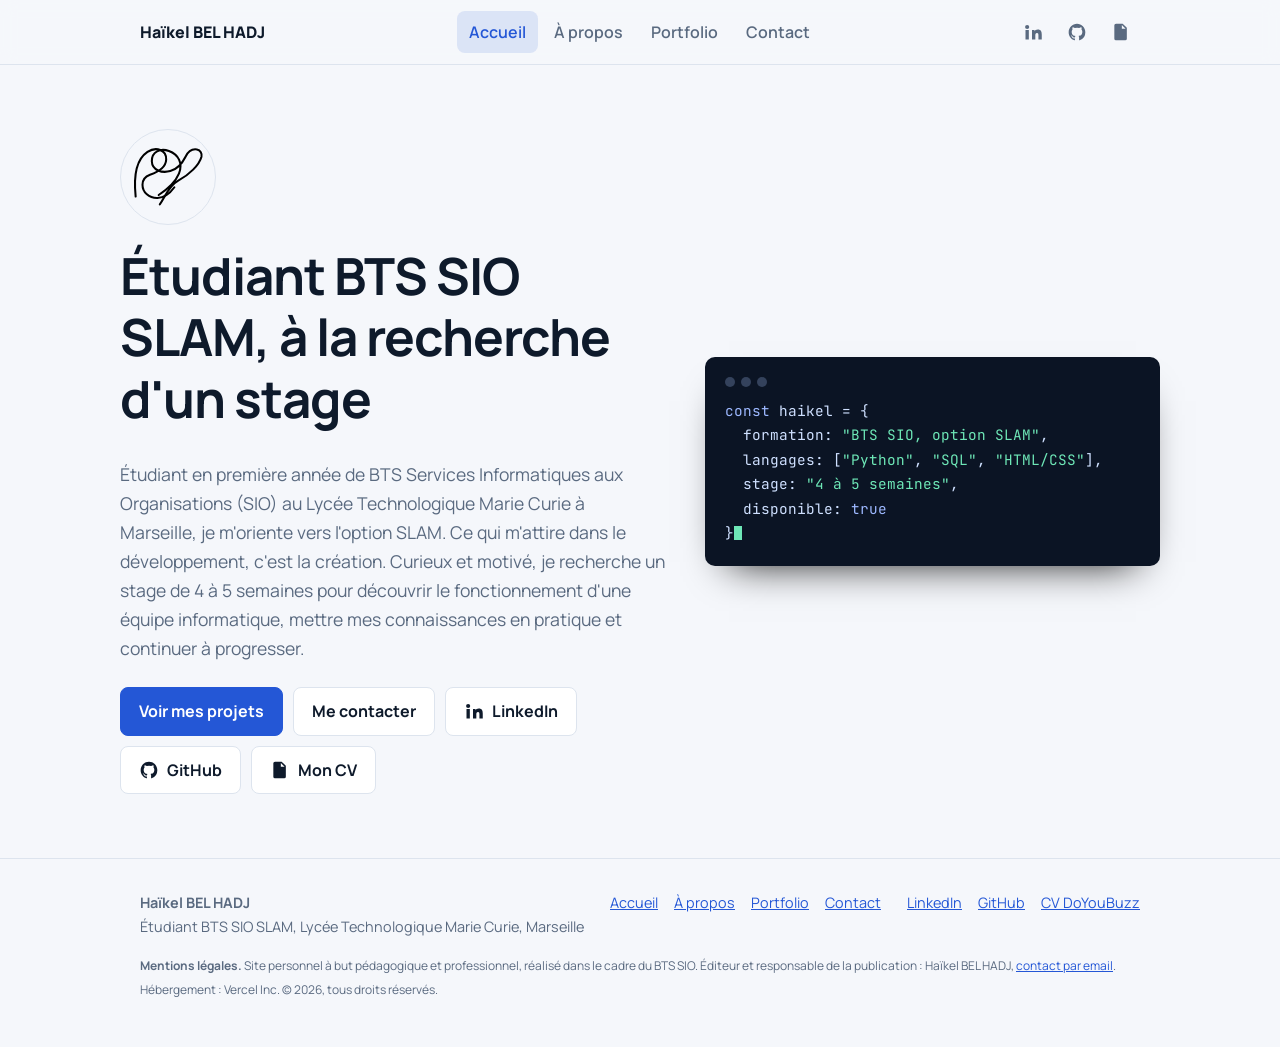
<file: index.html>
<!DOCTYPE html>
<html lang="fr"><head><meta charset="utf-8"><meta name="viewport" content="width=device-width,initial-scale=1">
<title>Accueil | Haïkel BEL HADJ</title><meta name="description" content="Portfolio de Haïkel BEL HADJ, étudiant en BTS SIO option SLAM, à la recherche d'un stage de 4 à 5 semaines.">
<link rel="preconnect" href="https://fonts.googleapis.com"><link rel="preconnect" href="https://fonts.gstatic.com" crossorigin>
<link href="https://fonts.googleapis.com/css2?family=Manrope:wght@400;600;800&family=JetBrains+Mono&display=swap" rel="stylesheet">
<link rel="stylesheet" href="css/style.css"></head><body>
<header><div class="wrap bar"><a class="brand" href="index.html">Haïkel BEL HADJ</a>
<button class="menu" aria-expanded="false" aria-label="Menu">Menu</button>
<nav aria-label="Navigation principale"><ul><li><a href="index.html" aria-current=page>Accueil</a></li><li><a href="apropos.html">À propos</a></li><li><a href="portfolio.html">Portfolio</a></li><li><a href="contact.html">Contact</a></li></ul></nav>
<div class="social"><a data-link="linkedin" data-icon aria-label="LinkedIn"></a><a data-link="github" data-icon aria-label="GitHub"></a><a data-link="cv" data-icon aria-label="CV DoYouBuzz"></a></div></div></header>
<main>
<div class="wrap hero"><div>
<!-- Remplace "HB" par <img src="img/photo.jpg" alt="Photo de Haïkel"> quand tu as ta photo -->
<div class="avatar"><img src="img/logo.svg" alt="Logo Haïkel BEL HADJ"></div>
<h1>Étudiant BTS SIO SLAM, à la recherche d'un stage</h1>
<p class="lead">Étudiant en première année de BTS Services Informatiques aux Organisations (SIO) au Lycée Technologique Marie Curie à Marseille, je m'oriente vers l'option SLAM. Ce qui m'attire dans le développement, c'est la création. Curieux et motivé, je recherche un stage de 4 à 5 semaines pour découvrir le fonctionnement d'une équipe informatique, mettre mes connaissances en pratique et continuer à progresser.</p>
<div class="btns"><a class="btn main" href="portfolio.html">Voir mes projets</a><a class="btn" href="contact.html">Me contacter</a>
<a class="btn" data-link="linkedin" data-icon>LinkedIn</a><a class="btn" data-link="github" data-icon>GitHub</a><a class="btn" data-link="cv" data-icon>Mon CV</a></div></div>
<div class="term" aria-hidden="true"><div class="dots"><span></span><span></span><span></span></div>
<b>const</b> haikel = {<br>&nbsp;&nbsp;formation: <i>"BTS SIO, option SLAM"</i>,<br>&nbsp;&nbsp;langages: [<i>"Python"</i>, <i>"SQL"</i>, <i>"HTML/CSS"</i>],<br>&nbsp;&nbsp;stage: <i>"4 à 5 semaines"</i>,<br>&nbsp;&nbsp;disponible: <b>true</b><br>}<span class="cur"></span></div></div></main>
<footer><div class="wrap"><div class="cols">
<div><strong>Haïkel BEL HADJ</strong><br>Étudiant BTS SIO SLAM, Lycée Technologique Marie Curie, Marseille</div>
<ul aria-label="Pages"><li><a href="index.html">Accueil</a></li><li><a href="apropos.html">À propos</a></li><li><a href="portfolio.html">Portfolio</a></li><li><a href="contact.html">Contact</a></li></ul>
<ul aria-label="Réseaux"><li><a data-link="linkedin">LinkedIn</a></li><li><a data-link="github">GitHub</a></li><li><a data-link="cv">CV DoYouBuzz</a></li></ul></div>
<p><small><strong>Mentions légales.</strong> Site personnel à but pédagogique et professionnel, réalisé dans le cadre du BTS SIO. Éditeur et responsable de la publication : Haïkel BEL HADJ, <a data-link="email">contact par email</a>. Hébergement : Vercel Inc. © 2026, tous droits réservés.</small></p>
</div></footer><script src="js/main.js"></script></body></html>
</file>
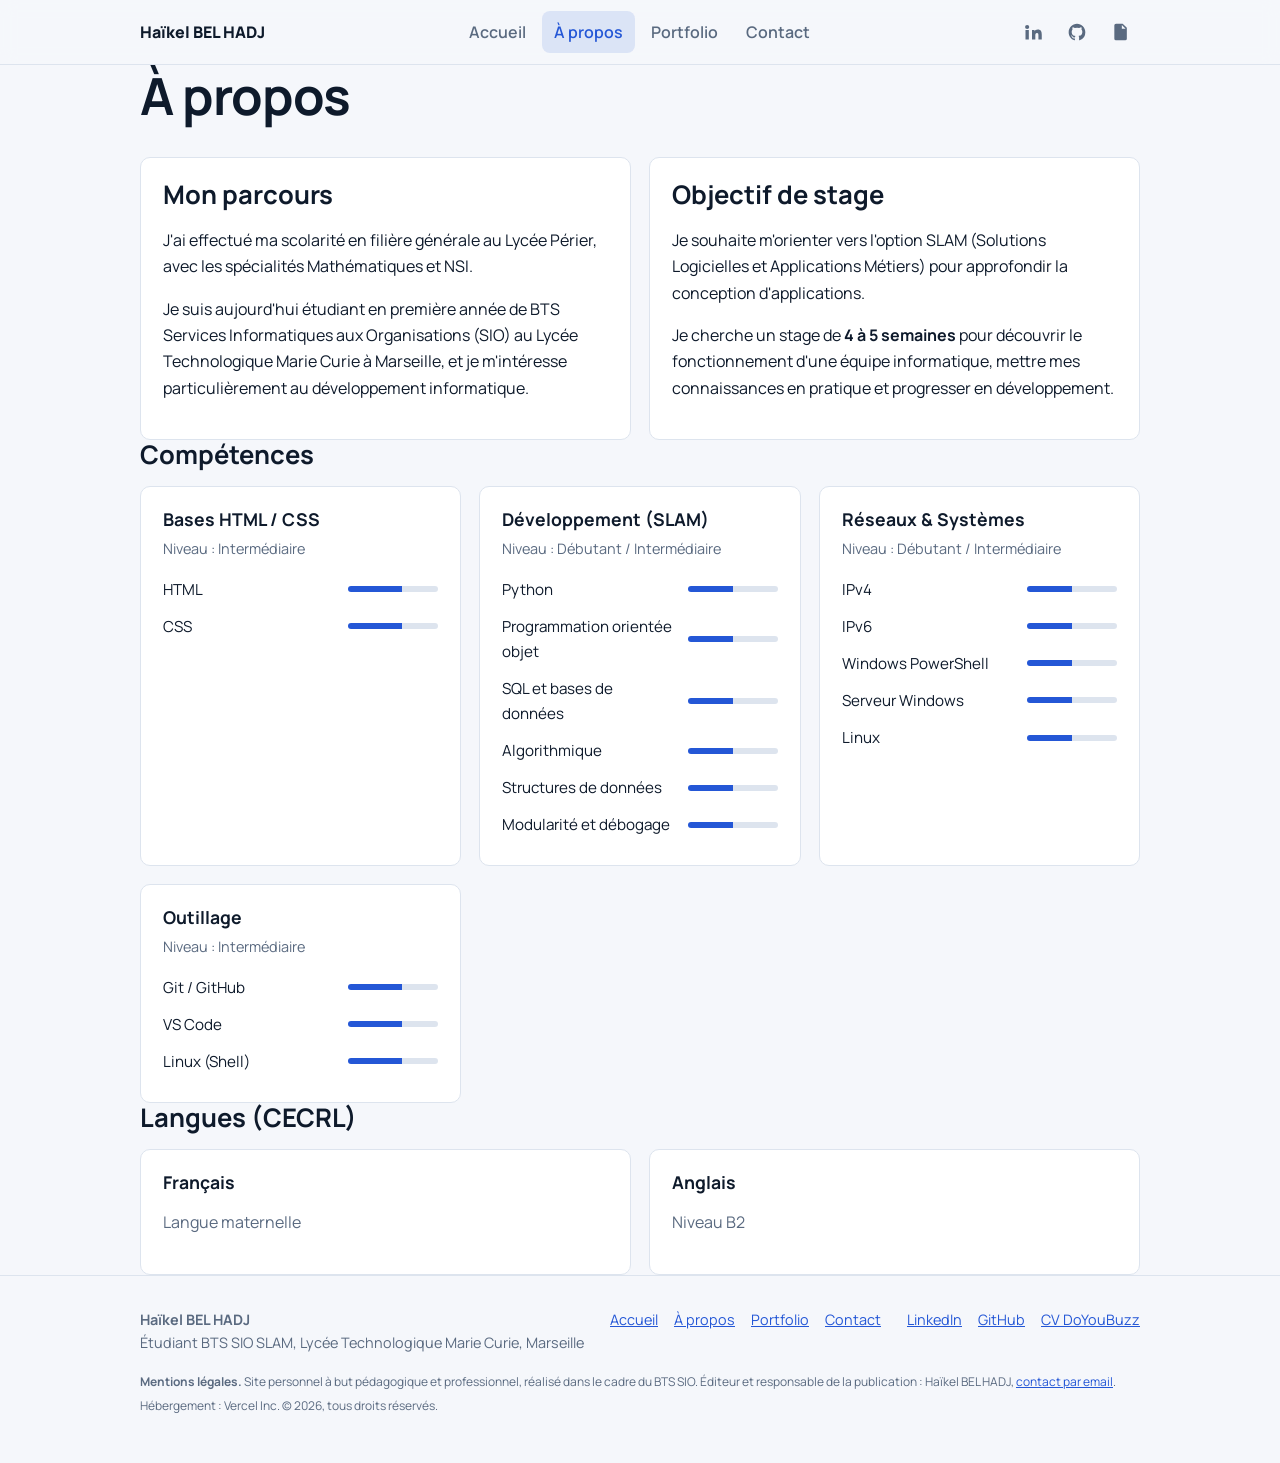
<file: apropos.html>
<!DOCTYPE html>
<html lang="fr"><head><meta charset="utf-8"><meta name="viewport" content="width=device-width,initial-scale=1">
<title>À propos | Haïkel BEL HADJ</title><meta name="description" content="Parcours, compétences et langues de Haïkel BEL HADJ, étudiant BTS SIO SLAM.">
<link rel="preconnect" href="https://fonts.googleapis.com"><link rel="preconnect" href="https://fonts.gstatic.com" crossorigin>
<link href="https://fonts.googleapis.com/css2?family=Manrope:wght@400;600;800&family=JetBrains+Mono&display=swap" rel="stylesheet">
<link rel="stylesheet" href="css/style.css"></head><body>
<header><div class="wrap bar"><a class="brand" href="index.html">Haïkel BEL HADJ</a>
<button class="menu" aria-expanded="false" aria-label="Menu">Menu</button>
<nav aria-label="Navigation principale"><ul><li><a href="index.html">Accueil</a></li><li><a href="apropos.html" aria-current=page>À propos</a></li><li><a href="portfolio.html">Portfolio</a></li><li><a href="contact.html">Contact</a></li></ul></nav>
<div class="social"><a data-link="linkedin" data-icon aria-label="LinkedIn"></a><a data-link="github" data-icon aria-label="GitHub"></a><a data-link="cv" data-icon aria-label="CV DoYouBuzz"></a></div></div></header>
<main>
<section class="wrap"><h1>À propos</h1>
<div class="grid"><div class="card reveal"><h2>Mon parcours</h2><p>J'ai effectué ma scolarité en filière générale au Lycée Périer, avec les spécialités Mathématiques et NSI.</p>
<p>Je suis aujourd'hui étudiant en première année de BTS Services Informatiques aux Organisations (SIO) au Lycée Technologique Marie Curie à Marseille, et je m'intéresse particulièrement au développement informatique.</p></div>
<div class="card reveal"><h2>Objectif de stage</h2><p>Je souhaite m'orienter vers l'option SLAM (Solutions Logicielles et Applications Métiers) pour approfondir la conception d'applications.</p>
<p>Je cherche un stage de <strong>4 à 5 semaines</strong> pour découvrir le fonctionnement d'une équipe informatique, mettre mes connaissances en pratique et progresser en développement.</p></div></div></section>
<section class="wrap" style="padding-top:0"><h2>Compétences</h2><div class="grid"><div class="card reveal"><h3>Bases HTML / CSS</h3><p class="cl">Niveau : Intermédiaire</p><div class="sk"><span>HTML</span><div class="lvl" style="--l:3" role="img" aria-label="3 sur 5"></div></div><div class="sk"><span>CSS</span><div class="lvl" style="--l:3" role="img" aria-label="3 sur 5"></div></div></div><div class="card reveal"><h3>Développement (SLAM)</h3><p class="cl">Niveau : Débutant / Intermédiaire</p><div class="sk"><span>Python</span><div class="lvl" style="--l:2.5" role="img" aria-label="2,5 sur 5"></div></div><div class="sk"><span>Programmation orientée objet</span><div class="lvl" style="--l:2.5" role="img" aria-label="2,5 sur 5"></div></div><div class="sk"><span>SQL et bases de données</span><div class="lvl" style="--l:2.5" role="img" aria-label="2,5 sur 5"></div></div><div class="sk"><span>Algorithmique</span><div class="lvl" style="--l:2.5" role="img" aria-label="2,5 sur 5"></div></div><div class="sk"><span>Structures de données</span><div class="lvl" style="--l:2.5" role="img" aria-label="2,5 sur 5"></div></div><div class="sk"><span>Modularité et débogage</span><div class="lvl" style="--l:2.5" role="img" aria-label="2,5 sur 5"></div></div></div><div class="card reveal"><h3>Réseaux &amp; Systèmes</h3><p class="cl">Niveau : Débutant / Intermédiaire</p><div class="sk"><span>IPv4</span><div class="lvl" style="--l:2.5" role="img" aria-label="2,5 sur 5"></div></div><div class="sk"><span>IPv6</span><div class="lvl" style="--l:2.5" role="img" aria-label="2,5 sur 5"></div></div><div class="sk"><span>Windows PowerShell</span><div class="lvl" style="--l:2.5" role="img" aria-label="2,5 sur 5"></div></div><div class="sk"><span>Serveur Windows</span><div class="lvl" style="--l:2.5" role="img" aria-label="2,5 sur 5"></div></div><div class="sk"><span>Linux</span><div class="lvl" style="--l:2.5" role="img" aria-label="2,5 sur 5"></div></div></div><div class="card reveal"><h3>Outillage</h3><p class="cl">Niveau : Intermédiaire</p><div class="sk"><span>Git / GitHub</span><div class="lvl" style="--l:3" role="img" aria-label="3 sur 5"></div></div><div class="sk"><span>VS Code</span><div class="lvl" style="--l:3" role="img" aria-label="3 sur 5"></div></div><div class="sk"><span>Linux (Shell)</span><div class="lvl" style="--l:3" role="img" aria-label="3 sur 5"></div></div></div></div></section>
<section class="wrap" style="padding-top:0"><h2>Langues (CECRL)</h2><div class="grid">
<div class="card reveal"><h3>Français</h3><p class="muted">Langue maternelle</p></div>
<div class="card reveal"><h3>Anglais</h3><p class="muted">Niveau B2</p></div></div></section></main>
<footer><div class="wrap"><div class="cols">
<div><strong>Haïkel BEL HADJ</strong><br>Étudiant BTS SIO SLAM, Lycée Technologique Marie Curie, Marseille</div>
<ul aria-label="Pages"><li><a href="index.html">Accueil</a></li><li><a href="apropos.html">À propos</a></li><li><a href="portfolio.html">Portfolio</a></li><li><a href="contact.html">Contact</a></li></ul>
<ul aria-label="Réseaux"><li><a data-link="linkedin">LinkedIn</a></li><li><a data-link="github">GitHub</a></li><li><a data-link="cv">CV DoYouBuzz</a></li></ul></div>
<p><small><strong>Mentions légales.</strong> Site personnel à but pédagogique et professionnel, réalisé dans le cadre du BTS SIO. Éditeur et responsable de la publication : Haïkel BEL HADJ, <a data-link="email">contact par email</a>. Hébergement : Vercel Inc. © 2026, tous droits réservés.</small></p>
</div></footer><script src="js/main.js"></script></body></html>
</file>
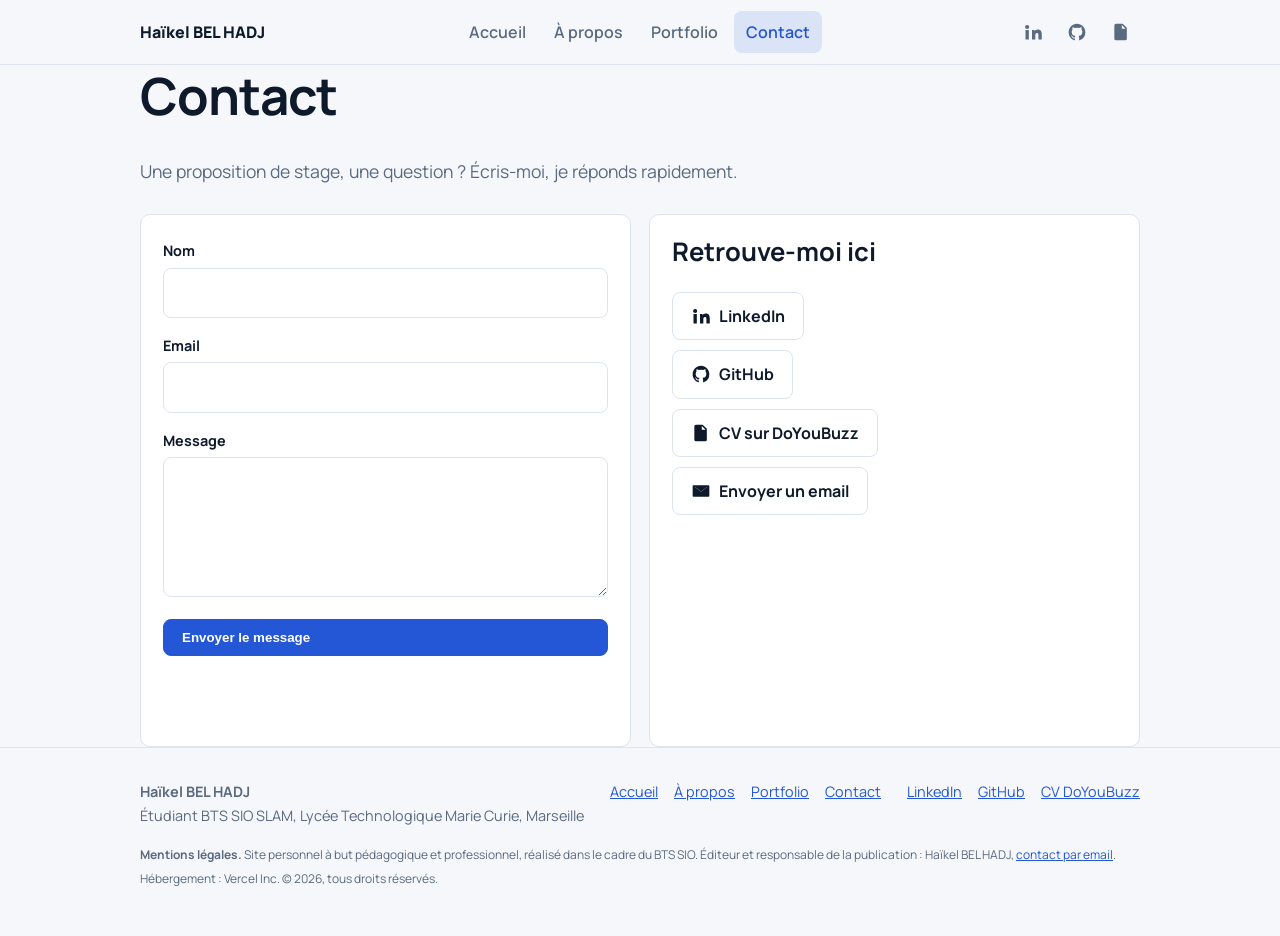
<file: contact.html>
<!DOCTYPE html>
<html lang="fr"><head><meta charset="utf-8"><meta name="viewport" content="width=device-width,initial-scale=1">
<title>Contact | Haïkel BEL HADJ</title><meta name="description" content="Contacter Haïkel BEL HADJ pour un stage : formulaire, LinkedIn, GitHub, CV.">
<link rel="preconnect" href="https://fonts.googleapis.com"><link rel="preconnect" href="https://fonts.gstatic.com" crossorigin>
<link href="https://fonts.googleapis.com/css2?family=Manrope:wght@400;600;800&family=JetBrains+Mono&display=swap" rel="stylesheet">
<link rel="stylesheet" href="css/style.css"></head><body>
<header><div class="wrap bar"><a class="brand" href="index.html">Haïkel BEL HADJ</a>
<button class="menu" aria-expanded="false" aria-label="Menu">Menu</button>
<nav aria-label="Navigation principale"><ul><li><a href="index.html">Accueil</a></li><li><a href="apropos.html">À propos</a></li><li><a href="portfolio.html">Portfolio</a></li><li><a href="contact.html" aria-current=page>Contact</a></li></ul></nav>
<div class="social"><a data-link="linkedin" data-icon aria-label="LinkedIn"></a><a data-link="github" data-icon aria-label="GitHub"></a><a data-link="cv" data-icon aria-label="CV DoYouBuzz"></a></div></div></header>
<main>
<section class="wrap"><h1>Contact</h1><p class="lead">Une proposition de stage, une question ? Écris-moi, je réponds rapidement.</p>
<div class="grid" style="margin-top:28px"><div class="card"><form id="contact-form">
<div><label for="name">Nom</label><input id="name" name="name" required autocomplete="name"></div>
<div><label for="email">Email</label><input id="email" name="email" type="email" required autocomplete="email"></div>
<div><label for="message">Message</label><textarea id="message" name="message" required></textarea></div>
<button class="btn main" type="submit">Envoyer le message</button><p class="msg" id="msg" role="status"></p></form></div>
<div class="card"><h2>Retrouve-moi ici</h2><div class="btns" style="flex-direction:column;align-items:flex-start">
<a class="btn" data-link="linkedin" data-icon>LinkedIn</a><a class="btn" data-link="github" data-icon>GitHub</a><a class="btn" data-link="cv" data-icon>CV sur DoYouBuzz</a><a class="btn" data-link="email" data-icon>Envoyer un email</a></div></div></div></section></main>
<footer><div class="wrap"><div class="cols">
<div><strong>Haïkel BEL HADJ</strong><br>Étudiant BTS SIO SLAM, Lycée Technologique Marie Curie, Marseille</div>
<ul aria-label="Pages"><li><a href="index.html">Accueil</a></li><li><a href="apropos.html">À propos</a></li><li><a href="portfolio.html">Portfolio</a></li><li><a href="contact.html">Contact</a></li></ul>
<ul aria-label="Réseaux"><li><a data-link="linkedin">LinkedIn</a></li><li><a data-link="github">GitHub</a></li><li><a data-link="cv">CV DoYouBuzz</a></li></ul></div>
<p><small><strong>Mentions légales.</strong> Site personnel à but pédagogique et professionnel, réalisé dans le cadre du BTS SIO. Éditeur et responsable de la publication : Haïkel BEL HADJ, <a data-link="email">contact par email</a>. Hébergement : Vercel Inc. © 2026, tous droits réservés.</small></p>
</div></footer><script src="js/main.js"></script></body></html>
</file>
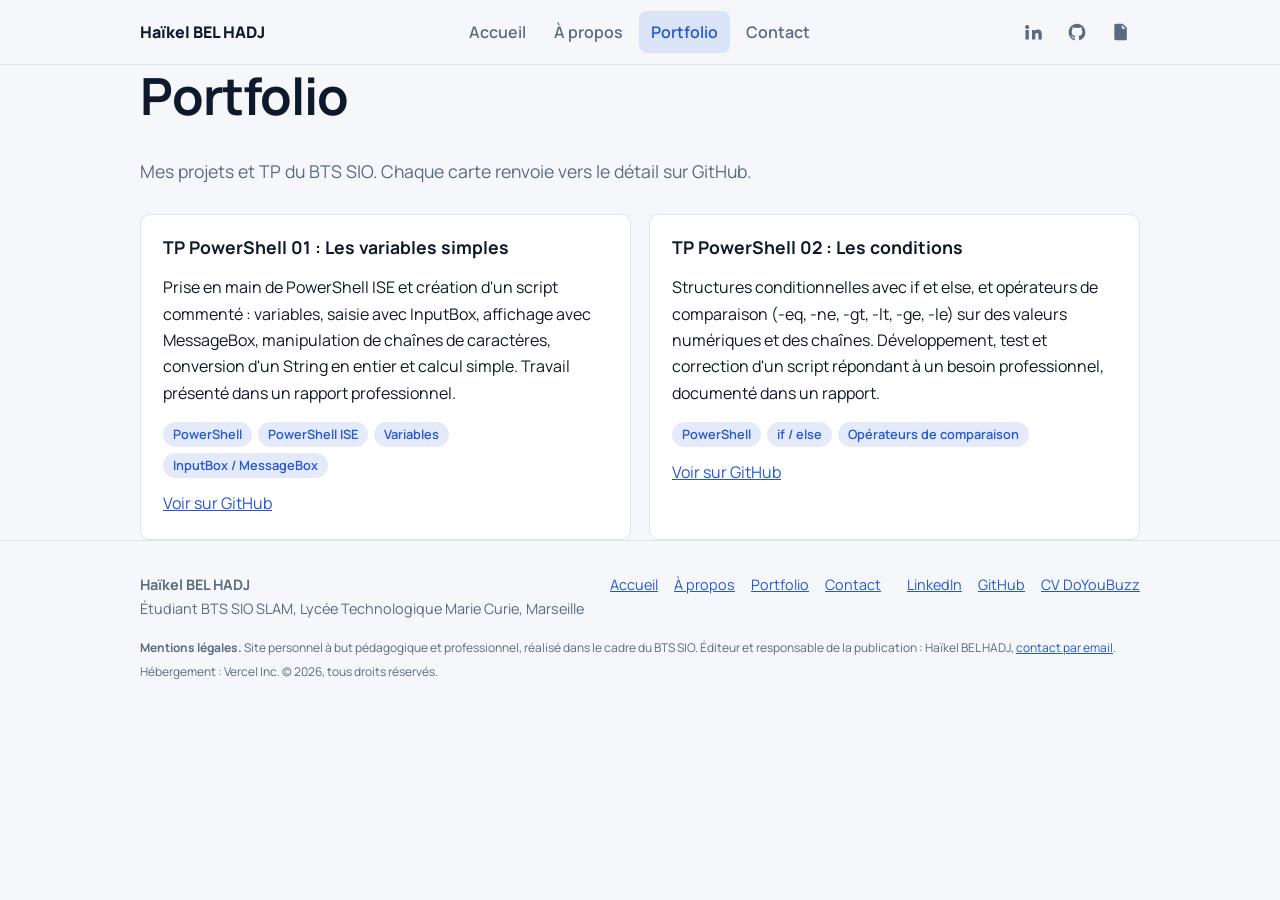
<file: portfolio.html>
<!DOCTYPE html>
<html lang="fr"><head><meta charset="utf-8"><meta name="viewport" content="width=device-width,initial-scale=1">
<title>Portfolio | Haïkel BEL HADJ</title><meta name="description" content="Projets et TP de Haïkel BEL HADJ : ExpoBox, PowerShell, développement Python.">
<link rel="preconnect" href="https://fonts.googleapis.com"><link rel="preconnect" href="https://fonts.gstatic.com" crossorigin>
<link href="https://fonts.googleapis.com/css2?family=Manrope:wght@400;600;800&family=JetBrains+Mono&display=swap" rel="stylesheet">
<link rel="stylesheet" href="css/style.css"></head><body>
<header><div class="wrap bar"><a class="brand" href="index.html">Haïkel BEL HADJ</a>
<button class="menu" aria-expanded="false" aria-label="Menu">Menu</button>
<nav aria-label="Navigation principale"><ul><li><a href="index.html">Accueil</a></li><li><a href="apropos.html">À propos</a></li><li><a href="portfolio.html" aria-current=page>Portfolio</a></li><li><a href="contact.html">Contact</a></li></ul></nav>
<div class="social"><a data-link="linkedin" data-icon aria-label="LinkedIn"></a><a data-link="github" data-icon aria-label="GitHub"></a><a data-link="cv" data-icon aria-label="CV DoYouBuzz"></a></div></div></header>
<main>
<section class="wrap"><h1>Portfolio</h1><p class="lead">Mes projets et TP du BTS SIO. Chaque carte renvoie vers le détail sur GitHub.</p><div class="grid" style="margin-top:28px"><article class="card reveal"><h3>TP PowerShell 01 : Les variables simples</h3><p>Prise en main de PowerShell ISE et création d'un script commenté : variables, saisie avec InputBox, affichage avec MessageBox, manipulation de chaînes de caractères, conversion d'un String en entier et calcul simple. Travail présenté dans un rapport professionnel.</p><ul class="tags"><li>PowerShell</li><li>PowerShell ISE</li><li>Variables</li><li>InputBox / MessageBox</li></ul><a href="https://github.com/HaikelBEL-HADJ" target="_blank" rel="noopener noreferrer">Voir sur GitHub</a></article><article class="card reveal"><h3>TP PowerShell 02 : Les conditions</h3><p>Structures conditionnelles avec if et else, et opérateurs de comparaison (-eq, -ne, -gt, -lt, -ge, -le) sur des valeurs numériques et des chaînes. Développement, test et correction d'un script répondant à un besoin professionnel, documenté dans un rapport.</p><ul class="tags"><li>PowerShell</li><li>if / else</li><li>Opérateurs de comparaison</li></ul><a href="https://github.com/HaikelBEL-HADJ" target="_blank" rel="noopener noreferrer">Voir sur GitHub</a></article></div></section></main>
<footer><div class="wrap"><div class="cols">
<div><strong>Haïkel BEL HADJ</strong><br>Étudiant BTS SIO SLAM, Lycée Technologique Marie Curie, Marseille</div>
<ul aria-label="Pages"><li><a href="index.html">Accueil</a></li><li><a href="apropos.html">À propos</a></li><li><a href="portfolio.html">Portfolio</a></li><li><a href="contact.html">Contact</a></li></ul>
<ul aria-label="Réseaux"><li><a data-link="linkedin">LinkedIn</a></li><li><a data-link="github">GitHub</a></li><li><a data-link="cv">CV DoYouBuzz</a></li></ul></div>
<p><small><strong>Mentions légales.</strong> Site personnel à but pédagogique et professionnel, réalisé dans le cadre du BTS SIO. Éditeur et responsable de la publication : Haïkel BEL HADJ, <a data-link="email">contact par email</a>. Hébergement : Vercel Inc. © 2026, tous droits réservés.</small></p>
</div></footer><script src="js/main.js"></script></body></html>
</file>
<file: css/style.css>
/* ===== Variables : modifie les couleurs ici ===== */
:root{--ink:#0e1a2b;--paper:#f5f7fb;--card:#fff;--blue:#2457d6;--blue-d:#1b43a8;--slate:#5a6a80;--line:#dde4ee;--code:#0b1424;--mint:#6ee7b7;--r:10px}
@media (prefers-color-scheme:dark){:root{--ink:#e8eef8;--paper:#0b1220;--card:#121c2f;--blue:#6c95ff;--blue-d:#9db8ff;--slate:#9aabc4;--line:#22304a}}
*{box-sizing:border-box}html{scroll-behavior:smooth}
body{margin:0;font:1rem/1.65 "Manrope",system-ui,sans-serif;color:var(--ink);background:var(--paper)}
a{color:var(--blue)}h1,h2,h3{line-height:1.2;margin:0 0 .6em}
h1{font-size:clamp(2rem,6vw,3.2rem);letter-spacing:-.02em}h2{font-size:1.6rem}h3{font-size:1.1rem}
.wrap{max-width:1040px;margin:0 auto;padding:0 20px}section{padding:56px 0}
:focus-visible{outline:3px solid var(--blue);outline-offset:2px}
/* ===== Header ===== */
header{position:sticky;top:0;z-index:10;background:color-mix(in srgb,var(--paper) 88%,transparent);backdrop-filter:blur(8px);border-bottom:1px solid var(--line)}
.bar{display:flex;align-items:center;justify-content:space-between;gap:16px;min-height:64px}
.brand{font-weight:800;text-decoration:none;color:var(--ink)}
nav ul{display:flex;gap:4px;list-style:none;margin:0;padding:0}
nav a{display:block;padding:8px 12px;border-radius:8px;text-decoration:none;color:var(--slate);font-weight:600;transition:background .2s,color .2s}
nav a:hover,nav a[aria-current]{background:color-mix(in srgb,var(--blue) 12%,transparent);color:var(--blue)}
.social{display:flex;gap:6px}.social a,.ico{display:inline-flex;align-items:center;justify-content:center;width:38px;height:38px;border-radius:8px;color:var(--slate);transition:color .2s,background .2s}
.social a:hover{color:var(--blue);background:color-mix(in srgb,var(--blue) 12%,transparent)}
svg{width:20px;height:20px;fill:currentColor}
.menu{display:none;background:none;border:1px solid var(--line);color:var(--ink);border-radius:8px;padding:8px 12px;font:inherit;cursor:pointer}
@media(max-width:780px){.menu{display:block}nav{display:none;position:absolute;top:64px;left:0;right:0;background:var(--paper);border-bottom:1px solid var(--line);padding:8px 20px}nav.open{display:block}nav ul{flex-direction:column}.social{display:none}}
/* ===== Boutons ===== */
.btns{display:flex;flex-wrap:wrap;gap:10px;margin-top:24px}
.btn{display:inline-flex;align-items:center;gap:8px;padding:10px 18px;border-radius:8px;border:1px solid var(--line);background:var(--card);color:var(--ink);font-weight:700;text-decoration:none;transition:transform .2s,border-color .2s}
.btn:hover{transform:translateY(-2px);border-color:var(--blue)}.btn.main{background:var(--blue);border-color:var(--blue);color:#fff}
@media(prefers-color-scheme:dark){.btn.main{color:#0b1220}}
/* ===== Accueil ===== */
.hero{display:grid;gap:40px;align-items:center;padding:64px 0}@media(min-width:860px){.hero{grid-template-columns:1.2fr 1fr}}
.lead{color:var(--slate);font-size:1.1rem;max-width:58ch}
/* avatar adjusted to contain svg without deformation */
.avatar{width:96px;height:96px;border-radius:50%;background:transparent;color:#fff;display:grid;place-items:center;font-weight:800;font-size:1.6rem;margin-bottom:20px;overflow:hidden;border:1px solid var(--line);padding:6px}
.avatar img{width:100%;height:100%;object-fit:contain;display:block}
.term{background:var(--code);color:#cfe0ff;border-radius:var(--r);padding:20px;font:.9rem/1.7 "JetBrains Mono",monospace;overflow-x:auto;box-shadow:0 20px 40px -24px #000}
.term i{font-style:normal;color:var(--mint)}.term b{color:#9db8ff;font-weight:400}
.term .dots{display:flex;gap:6px;margin-bottom:12px}.term .dots span{width:10px;height:10px;border-radius:50%;background:#34425c}
.term .cur{display:inline-block;width:8px;height:1em;background:var(--mint);vertical-align:-2px;animation:blink 1s steps(2) infinite}
@keyframes blink{50%{opacity:0}}
/* ===== Cartes, grilles ===== */
.grid{display:grid;gap:18px;grid-template-columns:repeat(auto-fit,minmax(260px,1fr))}
.card{background:var(--card);border:1px solid var(--line);border-radius:var(--r);padding:22px;transition:transform .2s,border-color .2s}
.card:hover{transform:translateY(-3px);border-color:var(--blue)}
.tags{display:flex;flex-wrap:wrap;gap:6px;margin:12px 0;padding:0;list-style:none}
.tags li{font-size:.8rem;font-weight:600;padding:2px 10px;border-radius:99px;background:color-mix(in srgb,var(--blue) 12%,transparent);color:var(--blue)}
.muted{color:var(--slate)}
.sk{display:grid;grid-template-columns:1fr 90px;gap:10px;align-items:center;padding:6px 0;font-size:.95rem}
.cl{margin:-4px 0 10px;color:var(--slate);font-size:.9rem}
.lvl{height:6px;border-radius:9px;background:linear-gradient(90deg,var(--blue) calc(var(--l)*20%),var(--line) 0)}
/* ===== Formulaire ===== */
form{display:grid;gap:14px}label{font-weight:700;font-size:.9rem}
input,textarea{width:100%;padding:11px 12px;margin-top:4px;border:1px solid var(--line);border-radius:8px;background:var(--card);color:var(--ink);font:inherit}
textarea{min-height:140px;resize:vertical}.msg{min-height:1.4em;font-weight:600}
/* ===== Footer ===== */
footer{border-top:1px solid var(--line);padding:32px 0;color:var(--slate);font-size:.9rem}
footer .cols{display:flex;flex-wrap:wrap;gap:24px;justify-content:space-between}footer ul{list-style:none;padding:0;margin:0;display:flex;flex-wrap:wrap;gap:6px 16px}
/* ===== Apparition progressive ===== */
.reveal{opacity:0;transform:translateY(12px);transition:opacity .5s,transform .5s}.reveal.in{opacity:1;transform:none}
@media(prefers-reduced-motion:reduce){*{animation:none!important;transition:none!important}.reveal{opacity:1;transform:none}}
</file>
